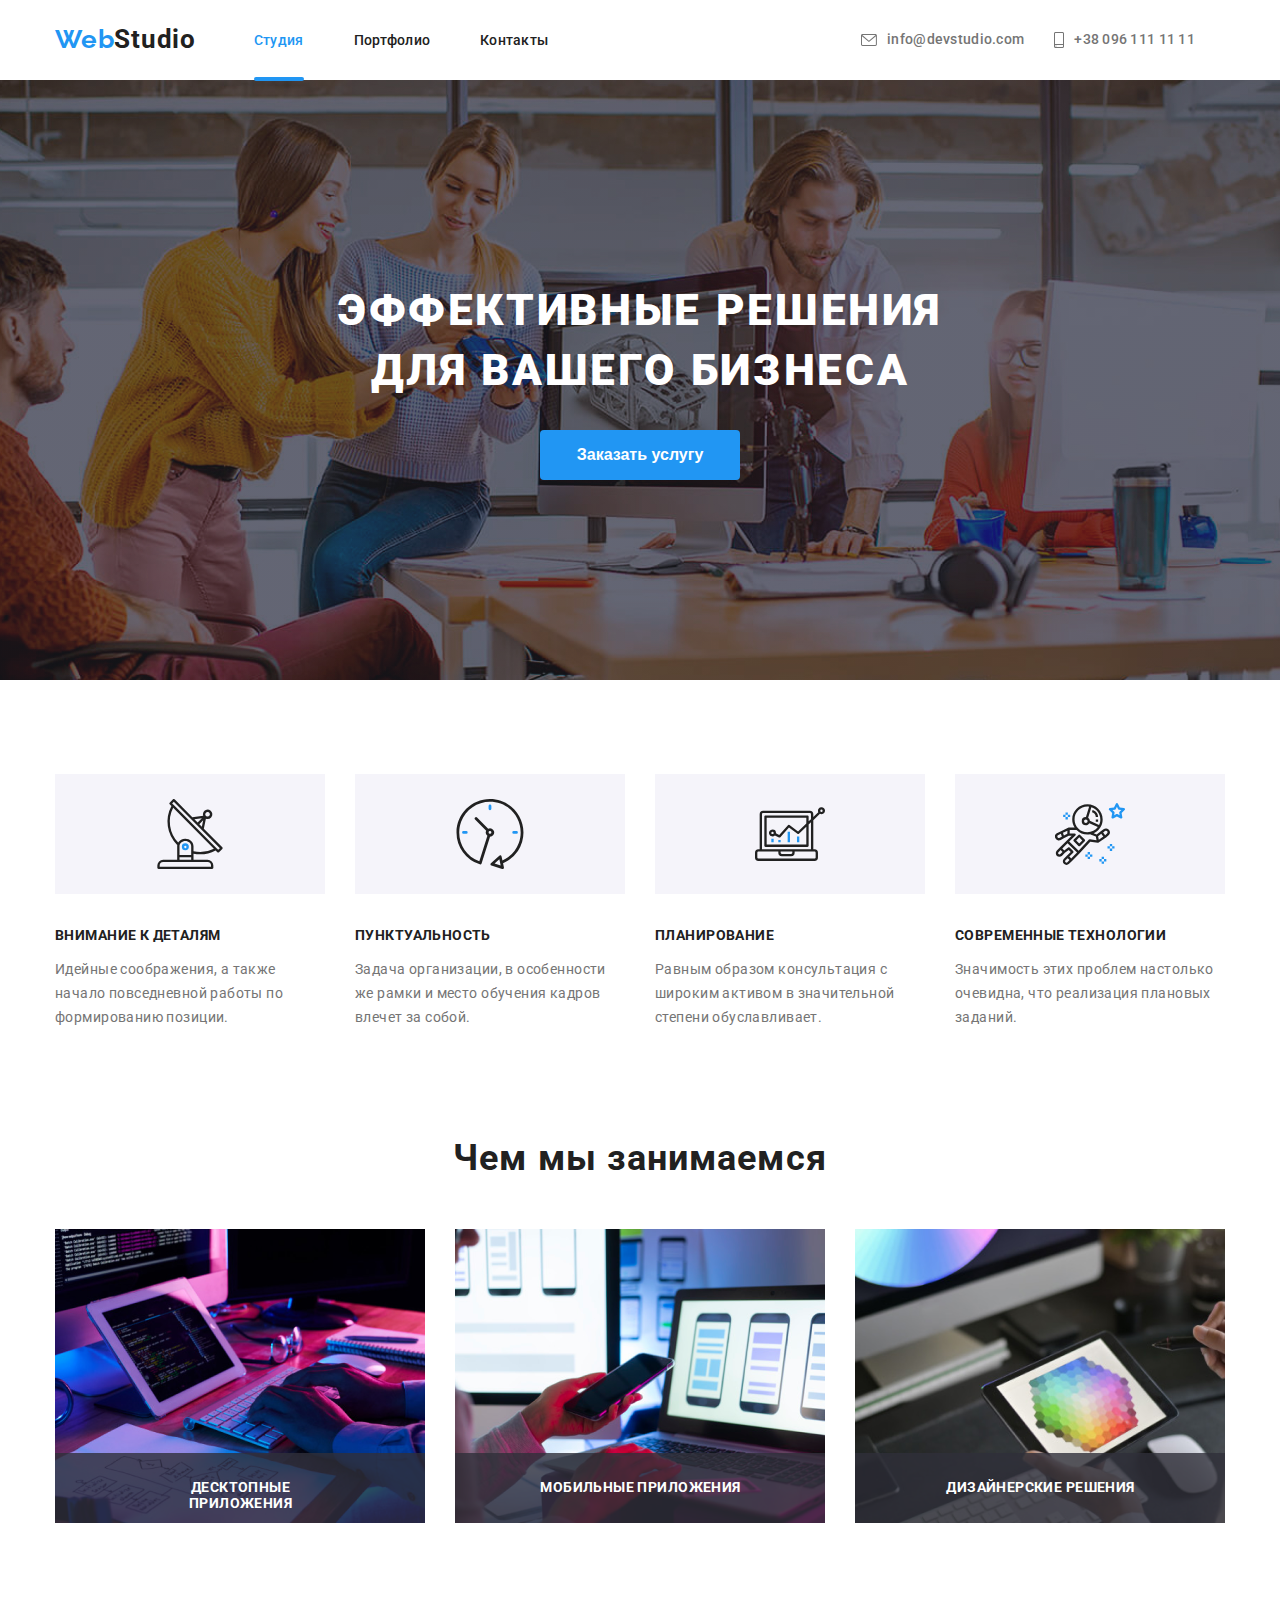
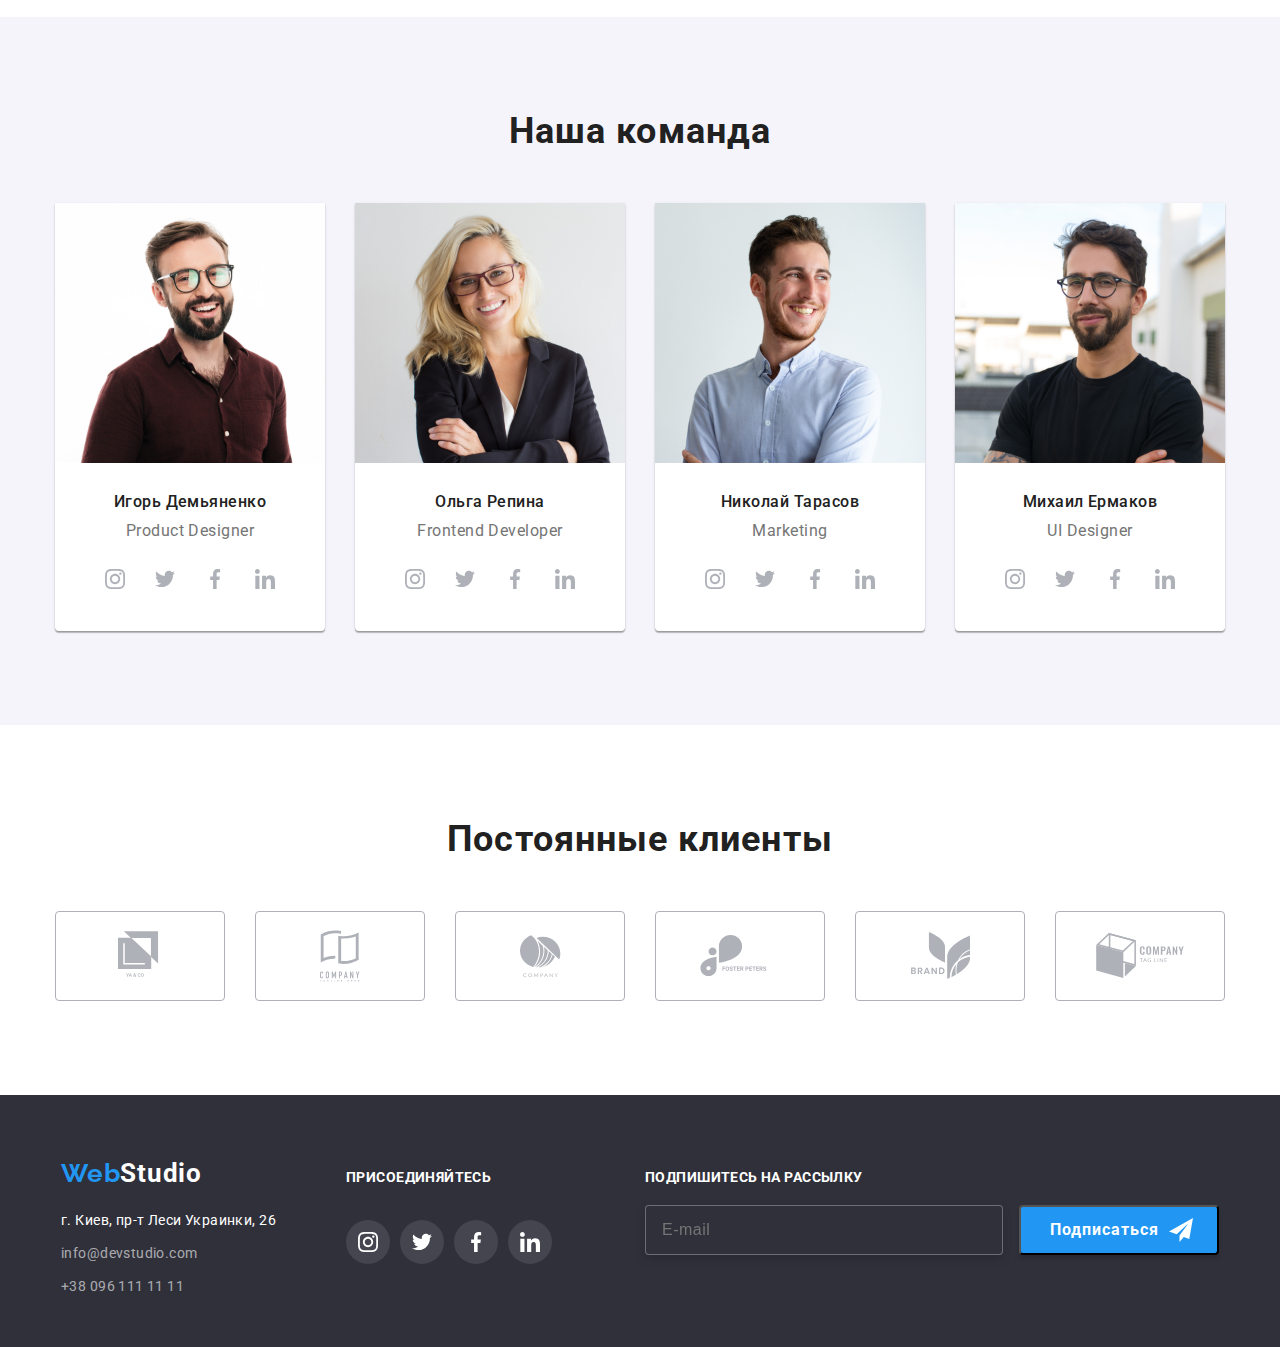
<file: index.html>
<!DOCTYPE html>
<html lang="ru">
  <head>
    <meta charset="UTF-8" />
    <meta name="viewport" content="width=device-width, initial-scale=1.0" />
    

    <title>Web Studio</title>
    <link rel="normalize" href="./css/normalize.css">
    <link rel="stylesheet" href="./css/style.css">
    <link
      href="https://fonts.googleapis.com/css2?family=Oleo+Script&family=Raleway:wght@700&family=Roboto:wght@400;500;700&display=swap"
      rel="stylesheet">
  </head>
  <body>
    <header>
      <!--ШАПКА САЙТА-->
      <div class="container">
        <nav class="container-head">
          <a class="logo link" href="./index.html"><span>Web</span>Studio</a>
          <ul class="nav list">
            <li><a class="nav-link-active link" href="#">Студия</a></li>
            <li><a class="nav-link link" href="./portfolio.html">Портфолио</a></li>
            <li><a class="nav-link link" href="#">Контакты</a></li>
          </ul>
        
          <ul class="list nav items">
            <li class="list nav items">
              <div class="contacts-nav">
                <svg class="nav-icon-mail" width="16" height="12">
                  <use class="icon-mail" href="./images/sprite.svg#icon-mail"></use>
                </svg>
                <a class="nav-mail link" href="mailto:info@devstudio.com">info@devstudio.com</a>
              </div>
            </li>
              
            <li class="list nav items">
              <div class="contacts-nav">
                <svg class="nav-icon-tel" width="10" height="16">
                  <use class="icon-tel" href="./images/sprite.svg#icon-tel"></use>
                </svg>
                <a class="nav-tel link" href="tel:380961111111">+38 096 111 11 11</a>
              </div>
            </li>
          </ul>
        </nav>
      </div>
    </header>
    <!--КОНЕЦ ШАПКИ-->

    <main>
        <section class="hero">
          <!--HERO БЛОК-->
          <div class="container">
            <h1 class="hero-h">Эффективные решения для вашего бизнеса</h1>
            <button data-modal-open class="hero-btn">Заказать услугу</button>
          </div>
          
        </section>
        <!--КОНЕЦ HERO БЛОК-->
      

      <section class="work">
        <!--ЧЕМ ЗАНИМАЕМСЯ-->
        <div class="container">
            <ul class="work-list list">
              <li class="work-items">
                <div class="work-icons first"></div>
                <h3 class="work-head">Внимание к деталям</h3>
                <p class="work-text">
                  Идейные соображения, а также начало повседневной работы по
                  формированию позиции.
                </p>
              </li>
              <li class="work-items">
                <div class="work-icons second"></div>
                <h3 class="work-head">Пунктуальность</h3>
                <p class="work-text">
                  Задача организации, в особенности же рамки и место обучения кадров
                  влечет за собой.
                </p>
              </li>
              <li class="work-items">
                <div class="work-icons third"></div>
                <h3 class="work-head">Планирование</h3>
                <p class="work-text">
                  Равным образом консультация с широким активом в значительной
                  степени обуславливает.
                </p>
              </li>
              <li class="work-items">
                <div class="work-icons fourth"></div>
                <h3 class="work-head">Современные технологии</h3>
                <p class="work-text">
                  Значимость этих проблем настолько очевидна, что реализация
                  плановых заданий.
                </p>
              </li>
            </ul>
        </div>
        
        
        <h2 class="whatwedo">Чем мы занимаемся</h2>
        <ul class="list list-items">
          <li class="list-item"><img src="./images/wwd1.png" alt="our work" />
          <p class="wedo-label">Десктопные приложения</p>
          </li>
          <li class="list-item"><img src="./images/wwd2.png" alt="our work" />
          <p class="wedo-label">Мобильные приложения</p>
          </li>
          <li class="list-item"><img src="./images/wwd3.png" alt="our work" />
          <p class="wedo-label">Дизайнерские решения</p>
          </li>
        </ul>
      </section>
      <!--КОНЕЦ ЧЕМ МЫ ЗАНИМАЕМСЯ-->

      <section class="team">
        <!--НАША КОМАНДА-->
        <h2 class="team-title">Наша команда</h2>
        <ul class="team-list list">
          <li class="team-card">
              <div>
                <img src="./images/team1.jpg" alt="фото Игорь Демьяненко" width="270"/>
                <div>
                  <h3 class="team-name">Игорь Демьяненко</h3>
                  <p class="team-pos">Product Designer</p>
                </div>
                <div class="social-links">
                    <div class="social-link">
                      <svg class="social-icon">
                        <use href="./images/sprite.svg#icon-instagram"></use>
                      </svg>
                    </div>
                    <div class="social-link">
                      <svg class="social-icon">
                        <use href="./images/sprite.svg#icon-twitter"></use>
                      </svg>
                    </div>
                    <div class="social-link">
                      <svg class="social-icon">
                        <use href="./images/sprite.svg#icon-facebook"></use>
                      </svg>
                    </div>
                    <div class="social-link">
                      <svg class="social-icon">
                        <use href="./images/sprite.svg#icon-linkedin"></use>
                      </svg>
                    </div>
                  </div>
                
                </div>
          </li>
          <li class="team-card">
            <div>
              <img src="./images/team2.jpg" alt="фото Ольга Репина" width="270" />
              <div>
                <h3 class="team-name">Ольга Репина</h3>
                <p class="team-pos">Frontend Developer</p>
              </div>
              <div class="social-links">
                <div class="social-link">
                  <svg class="social-icon">
                    <use href="./images/sprite.svg#icon-instagram"></use>
                  </svg>
                </div>
                <div class="social-link">
                  <svg class="social-icon">
                    <use href="./images/sprite.svg#icon-twitter"></use>
                  </svg>
                </div>
                <div class="social-link">
                  <svg class="social-icon">
                    <use href="./images/sprite.svg#icon-facebook"></use>
                  </svg>
                </div>
                <div class="social-link">
                  <svg class="social-icon">
                    <use href="./images/sprite.svg#icon-linkedin"></use>
                  </svg>
                </div>
              </div>
            </div>
          </li>
          <li class="team-card">
            <div>
              <img src="./images/team3.jpg" alt="фото Николай Тарасов" width="270" />
              <div>
                <h3 class="team-name">Николай Тарасов</h3>
                <p class="team-pos">Marketing</p>
              </div>
              <div class="social-links">
                <div class="social-link">
                  <svg class="social-icon">
                    <use href="./images/sprite.svg#icon-instagram"></use>
                  </svg>
                </div>
                <div class="social-link">
                  <svg class="social-icon">
                    <use href="./images/sprite.svg#icon-twitter"></use>
                  </svg>
                </div>
                <div class="social-link">
                  <svg class="social-icon">
                    <use href="./images/sprite.svg#icon-facebook"></use>
                  </svg>
                </div>
                <div class="social-link">
                  <svg class="social-icon">
                    <use href="./images/sprite.svg#icon-linkedin"></use>
                  </svg>
                </div>
              </div>
            </div>
          </li>
          <li class="team-card">
            <div>
              <img src="./images/team4.jpg" alt="фото Михаил Ермаков" width="270" />
              <div>
                <h3 class="team-name">Михаил Ермаков</h3>
                <p class="team-pos">UI Designer</p>
              </div>
              <div class="social-links">
                <div class="social-link">
                  <svg class="social-icon">
                    <use href="./images/sprite.svg#icon-instagram"></use>
                  </svg>
                </div>
                <div class="social-link">
                  <svg class="social-icon">
                    <use href="./images/sprite.svg#icon-twitter"></use>
                  </svg>
                </div>
                <div class="social-link">
                  <svg class="social-icon">
                    <use href="./images/sprite.svg#icon-facebook"></use>
                  </svg>
                </div>
                <div class="social-link">
                  <svg class="social-icon">
                    <use href="./images/sprite.svg#icon-linkedin"></use>
                  </svg>
                </div>
              </div>
            </div>
          </li>
        </ul>
      </section>
      <!-- КОНЕЦ НАША КОМАНДА-->

      <!-- ПОСТОЯННЫЕ КЛИЕНТЫ -->
      <section>
        <div class="container">
          <h2 class="clients-title">Постоянные клиенты</h2>
          <ul class="clients list">
            <li class="client-card">
              <svg class="client-item" width="44.27" height="49.23">
                <use class="card-svg" href="./images/sprite.svg#icon-client1"></use>
              </svg>
            </li>
            <li class="client-card">
              <svg class="client-item" width="40" height="52">
                <use href="./images/sprite.svg#icon-client2"></use>
              </svg>
            </li>
            <li class="client-card">
              <svg class="client-item" width="41" height="42.6">
                <use href="./images/sprite.svg#icon-client3"></use>
              </svg>
            </li>
            <li class="client-card">
              <svg class="client-item" width="79.66" height="42.02">
                <use href="./images/sprite.svg#icon-client4"></use>
              </svg>
            </li>
            <li class="client-card">
              <svg class="client-item" width="59" height="47">
                <use href="./images/sprite.svg#icon-client5"></use>
              </svg>
            </li>
            <li class="client-card">
              <svg class="client-item" width="88.48" height="45.44">
                <use href="./images/sprite.svg#icon-client6"></use>
              </svg>
            </li>
          </ul>
        </div>
        
      </section>
      <!-- КОНЕЦ ПОСТОЯННЫЕ КЛИЕНТЫ -->
    </main>

    <footer class="footer">
      <!--ПОДВАЛ-->
      <div class="container footer-flex">
        <div>
          <a class="logo-footer link" href="./index.html"><span>Web</span>Studio</a>
          <ul class="list footer-list">
            <li>
              <a class="footer-adress link" href="https://goo.gl/maps/5Qw8rZGQF39L1Vfs9">г. Киев, пр-т Леси Украинки, 26</a>
            </li>
            <li>
              <a class="footer-contacts-mail link" href="mailto:info@devstudio.com">info@devstudio.com</a>
            </li>
            <li>
              <a class="footer-contacts-tel link" href="tel:380961111111"> +38 096 111 11 11</a>
            </li>
          </ul>
        </div>
        
          
          <div class="footer-social">
            <label>
              <p class="footer-title">присоединяйтесь</p>
            </label>
            

            <ul class="social-links-footer list">
              <li class="social-link-footer">
                <svg class="social-icon-footer">
                  <use href="./images/sprite.svg#icon-instagram"></use>
                </svg>
              </li>
              <li class="social-link-footer">
                <svg class="social-icon-footer">
                  <use href="./images/sprite.svg#icon-twitter"></use>
                </svg>
              </li>
              <li class="social-link-footer">
                <svg class="social-icon-footer">
                  <use href="./images/sprite.svg#icon-facebook"></use>
                </svg>
              </li>
              <li class="social-link-footer">
                <svg class="social-icon-footer">
                  <use href="./images/sprite.svg#icon-linkedin"></use>
                </svg>
              </li>
            </ul>
          </div>
          <div class="footer-form">
            <p class="footer-form-title">Подпишитесь на рассылку</p>
            <form class="form">
              <input class="form-input" type="text" placeholder="E-mail" name="submit" />
              <label>
                <button class="form-btn" type="submit">Подписаться</button>
              </label>
              
            </form>
          </div>
          
      </div>
    </footer>
    <!--КОНЕЦ ПОДВАЛА-->

    <!--МОДАЛЬНОЕ ОКНО-->
    <div class="backdrop is-hidden" data-modal>
      <div class="modal">
        <div class="modal-container">
          <button class="modal-btn-close" data-modal-close>
            <svg class="svg-btn">
              <use href="./images/sprite.svg#icon-close"></use>
            </svg>
          </button>
          <form class="form">
            <p class="modal-title">Оставьте свои данные, мы вам перезвоним</p>
          
            <label class="form-field">
              <span class="form-field-label">Имя</span>
              <input type="text" class="modal-form-input" name="name" required>
              <svg class="modal-form-icon">
                <use class="form-icon" href="./images/sprite.svg#icon-modal-name"></use>
              </svg>
              
          
            </label>
          
            <label class="form-field">
              <span class="form-field-label">Телефон</span>
              <input type="tel" class="modal-form-input" name="tel" required>
              <svg class="modal-form-icon">
                <use class="form-icon" href="./images/sprite.svg#icon-modal-tel"></use>
              </svg>
              
          
            </label>
          
            <label class="form-field">
              <span class="form-field-label">Почта</span>
              <input type="email" class="modal-form-input" name="email" required>
              <svg class="modal-form-icon">
                <use class="form-icon" href="./images/sprite.svg#icon-modal-email"></use>
              </svg>
              
          
            </label>
            <label class="form-field">
              <span class="form-field-label">Комментарий</span>
              <textarea class="modal-form-input comment" name="comment" placeholder="Введите текст"></textarea>
            </label>
          
            
          
          </form>
          

        </div>
        <div class="form-check">
          <input type="checkbox" class="form-input-check" name="agreement" value="agreement" id="agreement" checked>
          <span class="custom-box"></span>
          <label class="form-field-agreement" for="agreement">Соглашаюсь с рассылкой и принимаю <a href="#">Условия
              договора</a></label>
        </div>
        <button class="btn-modal-send">Отправить</button>
        
      </div>
      
    </div>
    <!--КОНЕЦ МОДАЛЬНОГО ОКНА-->
    <script src="./js/modal.js"></script>
  </body>
</html>
</file>
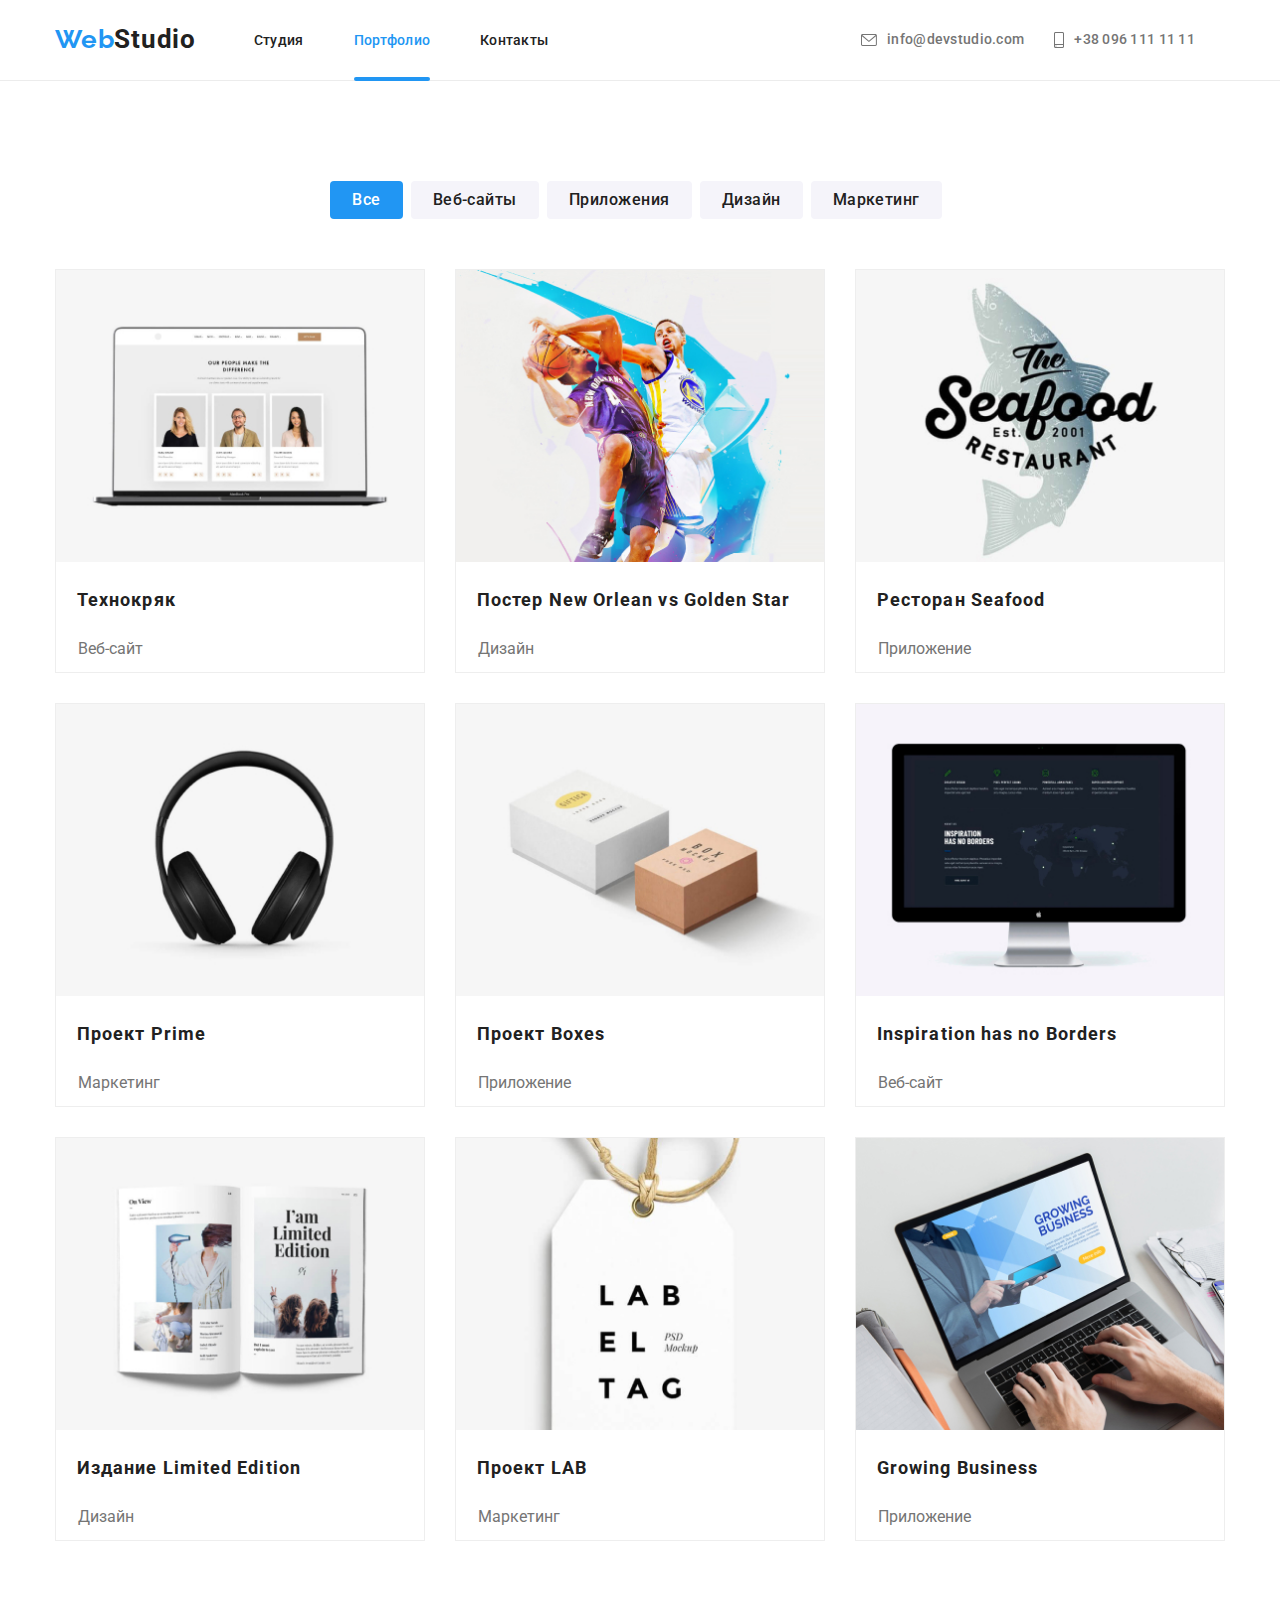
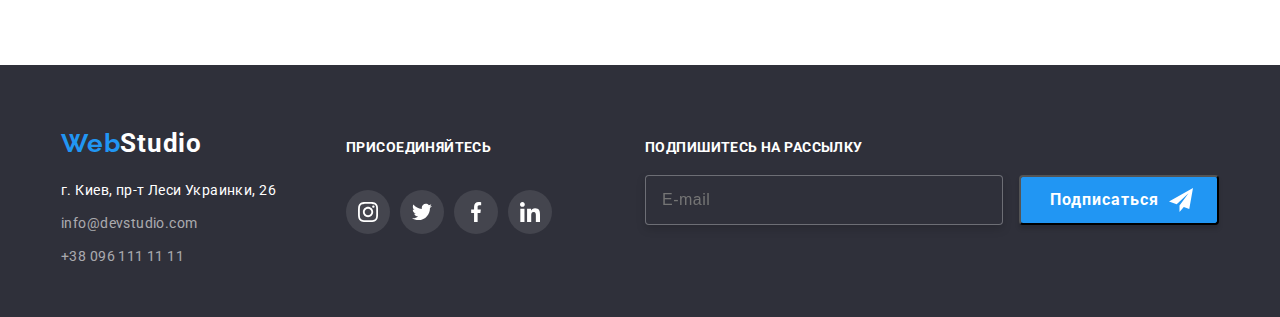
<file: portfolio.html>
<!DOCTYPE html>
<html lang="ru">

<head>
    <meta charset="UTF-8" />
    <meta name="viewport" content="width=device-width, initial-scale=1.0" />


    <title>Web Studio</title>
    <link rel="normalize" href="./css/normalize.css">
    <link rel="stylesheet" href="./css/style.css">
    <link
        href="https://fonts.googleapis.com/css2?family=Oleo+Script&family=Raleway:wght@700&family=Roboto:wght@400;500;700&display=swap"
        rel="stylesheet">
</head>

<body>
    <header>
        <!--ШАПКА САЙТА-->
        <div class="head">
            <div class="container">
                <nav class="container-head">
                    <a class="logo link" href="./index.html"><span>Web</span>Studio</a>
                    <ul class="nav list">
                        <li><a class="nav-link link" href="./index.html">Студия</a></li>
                        <li><a class="nav-link-active link" href="./portfolio.html">Портфолио</a></li>
                        <li><a class="nav-link link" href="#">Контакты</a></li>
                    </ul>
            
                    <ul class="list nav items">
                        <li class="list nav items">
                            <div class="contacts-nav">
                                <svg class="nav-icon-mail" width="16" height="12">
                                    <use class="icon-mail" href="./images/sprite.svg#icon-mail"></use>
                                </svg>
                                <a class="nav-mail link" href="mailto:info@devstudio.com">info@devstudio.com</a>
                            </div>
                        </li>
            
                        <li class="list nav items">
                            <div class="contacts-nav">
                                <svg class="nav-icon-tel" width="10" height="16">
                                    <use class="icon-tel" href="./images/sprite.svg#icon-tel"></use>
                                </svg>
                                <a class="nav-tel link" href="tel:380961111111">+38 096 111 11 11</a>
                            </div>
                        </li>
                    </ul>
                </nav>
            </div>
        </div>
        
    </header>
    <!--КОНЕЦ ШАПКИ-->

    <main>
        <!-- ПОРТФОЛИО -->
        <div class="container">
            <section class="portfolio-page">
                <h2 class="visually-hidden">Портфолио</h2>
                <ul class="portfolio-nav list">
                    <li><button class="port-nav-btn port-active">Все</button></li>
                    <li><button class="port-nav-btn">Веб-сайты</button></li>
                    <li><button class="port-nav-btn">Приложения</button></li>
                    <li><button class="port-nav-btn">Дизайн</button></li>
                    <li><button class="port-nav-btn">Маркетинг</button></li>
                </ul>
            
                <ul class="products list">
                    <li class="cards">
                        <a class="product-cards link" href="">
                            <div class="overlay-img">
                                <img src="./images/port1.jpg" alt="ноутбук" />
                                <p class="prodact-label">Технокряк это современная площадка распространения коронавируса. Компании используют эту
                                        платформу для цифрового
                                        шпионажа и атак на защищённые сервера конкурентов.</p>
                            </div>
                            <div>
                                <h3 class="port-name">Технокряк</h3>
                                <p class="port-sub">Веб-сайт</p>
                            </div>
                        </a>
                    </li>
                    <li class="cards">
                        <a class="product-cards link" href="">
                            <div class="overlay-img">
                                <img src="./images/port2.jpg" alt="баскетбол" />
                                <p class="prodact-label">Технокряк это современная площадка распространения коронавируса. Компании используют эту
                                    платформу для цифрового
                                    шпионажа и атак на защищённые сервера конкурентов.</p>
                            </div>
                            <div>  
                                    <h3 class="port-name">Постер New Orlean vs Golden Star</h3>
                                    <p class="port-sub">Дизайн</p>
                            </div>
                        </a>
                    </li>
                    <li class="cards">
                        <a class="product-cards link" href="">
                            <div class="overlay-img">
                                <img src="./images/port3.jpg" alt="ресторан" />
                                <p class="prodact-label">Технокряк это современная площадка распространения коронавируса. Компании
                                    используют эту
                                    платформу для цифрового
                                    шпионажа и атак на защищённые сервера конкурентов.</p>
                            </div>
                            <div>
                                <h3 class="port-name">Ресторан Seafood</h3>
                                <p class="port-sub">Приложение</p>
                            </div>
                        </a>
                    </li>
                    <li class="cards">
                        <a class="product-cards link" href="">
                            <div class="overlay-img">
                                <img src="./images/port4.jpg" alt="наушники" />
                                <p class="prodact-label">Технокряк это современная площадка распространения коронавируса. Компании
                                    используют эту
                                    платформу для цифрового
                                    шпионажа и атак на защищённые сервера конкурентов.</p>
                            </div>
                            <div>
                                <h3 class="port-name">Проект Prime</h3>
                                <p class="port-sub">Маркетинг</p>
                            </div>
                        </a>
                    </li>
                    <li class="cards">
                        <a class="product-cards link" href="">
                            <div class="overlay-img">
                                <img src="./images/port5.jpg" alt="коробки" />
                                <p class="prodact-label">Технокряк это современная площадка распространения коронавируса. Компании
                                    используют эту
                                    платформу для цифрового
                                    шпионажа и атак на защищённые сервера конкурентов.</p>
                            </div>
                            <div>
                                <h3 class="port-name">Проект Boxes</h3>
                                <p class="port-sub">Приложение</p>
                            </div>
                        </a>
                    </li>
                    <li class="cards">
                        <a class="product-cards link" href="">
                            <div class="overlay-img">
                                <img src="./images/port6.jpg" alt="компьютер" />
                                <p class="prodact-label">Технокряк это современная площадка распространения коронавируса. Компании
                                    используют эту
                                    платформу для цифрового
                                    шпионажа и атак на защищённые сервера конкурентов.</p>
                            </div>
                            <div>
                                <h3 class="port-name">Inspiration has no Borders</h3>
                                <p class="port-sub">Веб-сайт</p>
                            </div>
                        </a>
                    </li>
                    <li class="cards">
                        <a class="product-cards link" href="">
                            <div class="overlay-img">
                                <img src="./images/port7.jpg" alt="книги" />
                                <p class="prodact-label">Технокряк это современная площадка распространения коронавируса. Компании
                                    используют эту
                                    платформу для цифрового
                                    шпионажа и атак на защищённые сервера конкурентов.</p>
                            </div>
                            <div>
                                <h3 class="port-name">Издание Limited Edition</h3>
                                <p class="port-sub">Дизайн</p>
                            </div>
                        </a>
                    </li>
                    <li class="cards">
                        <a class="product-cards link" href="">
                            <div class="overlay-img">
                                <img src="./images/port8.jpg" alt="лейбл" />
                                <p class="prodact-label">Технокряк это современная площадка распространения коронавируса. Компании
                                    используют эту
                                    платформу для цифрового
                                    шпионажа и атак на защищённые сервера конкурентов.</p>
                            </div>
                            <div>
                                <h3 class="port-name">Проект LAB</h3>
                                <p class="port-sub">Маркетинг</p>
                            </div>
                        </a>
                    </li>
                    <li class="cards">
                        <a class="product-cards link" href="">
                            <div class="overlay-img">
                                <img src="./images/port9.jpg" alt="ноутбук" />
                                <p class="prodact-label">Технокряк это современная площадка распространения коронавируса. Компании
                                    используют эту
                                    платформу для цифрового
                                    шпионажа и атак на защищённые сервера конкурентов.</p>
                            </div>
                            <div>
                                <h3 class="port-name">Growing Business</h3>
                                <p class="port-sub">Приложение</p>
                            </div>
                        </a>
                    </li>
                </ul>
            </section>
        </div>
        
        <!--КОНЕЦ ПОРТФОЛИО -->
    </main>

    <footer class="footer">
        <!--ПОДВАЛ-->
        <div class="container footer-flex">
            <div>
                <a class="logo-footer link" href="./index.html"><span>Web</span>Studio</a>
                <ul class="list footer-list">
                    <li>
                        <a class="footer-adress link" href="https://goo.gl/maps/5Qw8rZGQF39L1Vfs9">г. Киев, пр-т Леси
                            Украинки, 26</a>
                    </li>
                    <li>
                        <a class="footer-contacts-mail link" href="mailto:info@devstudio.com">info@devstudio.com</a>
                    </li>
                    <li>
                        <a class="footer-contacts-tel link" href="tel:380961111111"> +38 096 111 11 11</a>
                    </li>
                </ul>
            </div>
    
    
            <div class="footer-social">
                <p class="footer-title">присоединяйтесь</p>
    
                <ul class="social-links-footer list">
                    <li class="social-link-footer">
                        <svg class="social-icon-footer">
                            <use href="./images/sprite.svg#icon-instagram"></use>
                        </svg>
                    </li>
                    <li class="social-link-footer">
                        <svg class="social-icon-footer">
                            <use href="./images/sprite.svg#icon-twitter"></use>
                        </svg>
                    </li>
                    <li class="social-link-footer">
                        <svg class="social-icon-footer">
                            <use href="./images/sprite.svg#icon-facebook"></use>
                        </svg>
                    </li>
                    <li class="social-link-footer">
                        <svg class="social-icon-footer">
                            <use href="./images/sprite.svg#icon-linkedin"></use>
                        </svg>
                    </li>
                </ul>
            </div>
            <div class="footer-form">
                <p class="footer-form-title">Подпишитесь на рассылку</p>
                <form class="form">
                    <input class="form-input" type="text" placeholder="E-mail" />
    
                    <button class="form-btn" type="submit">Подписаться</button>
                </form>
            </div>
    
        </div>
    </footer>
    <!--КОНЕЦ ПОДВАЛА-->
</body>

</html>
</file>
<file: css/style.css>
:root {
  --primary-text-color: #757575;
  --hr-text-color: #212121;
  --primary-accent-color: #2196f3;
  --primary-bg-color: #e5e5e5;
  --secondary-bg-color: #f5f4fa;
  --footer-color: #2f303a;
  --hover-animation: transform 250ms cubic-bezier(0.4, 0, 0.2, 1);
}

html {
  box-sizing: border-box;
}
*,
*::before,
*::after {
  box-sizing: inherit;
}

img {
  display: block;
  max-width: 100%;
  height: auto;
}

body {
  font-family: Roboto, sans-serif;
  font-style: normal;
  color: var(--primary-text-color);
  background-color: #ffffff;
  margin: 0;
}

.link {
  text-decoration: none;
}

.list {
  list-style-type: none;
  padding: 0;
  margin: 0;
}

/* ШАПКА */
.head {
  border-bottom: 1px solid #ececec;
}

.container-head {
  width: 1170px;
  display: flex;
  justify-content: space-between;
  align-items: center;
}

.link > span {
  font-family: Raleway;
  color: var(--primary-accent-color);
  font-size: 26px;
  font-weight: 700;
  line-height: 1.19;
  letter-spacing: 0.03em;
  text-align: left;
}

.logo,
.logo-footer {
  color: var(--hr-text-color);
  font-weight: bold;
  font-size: 26px;
  line-height: 1.19;
  letter-spacing: 0.03em;
  margin-top: 24px;
  margin-bottom: 25px;
}

.logo-footer {
  color: #ffffff;
}

.nav {
  display: flex;
}

.nav-link,
.nav-link-active,
.nav-mail {
  color: var(--hr-text-color);
  font-weight: 500;
  font-size: 14px;
  line-height: 1.14;
  letter-spacing: 0.02em;
  margin-left: 50px;
}

.nav-mail {
  color: var(--primary-text-color);
}

.nav-link-active {
  position: relative;

  display: inline-block;
  color: var(--primary-accent-color);
}

.nav-link-active::after {
  position: absolute;
  left: 0;
  bottom: -32px;

  content: "";
  width: 100%;
  height: 4px;
  border-radius: 2px;
  background-color: var(--primary-accent-color);
}

.nav-link:hover,
.nav-link:focus,
.nav-mail:hover,
.nav-mail:focus,
.nav-tel:hover,
.nav-tel:focus {
  transition: var(--hover-animation);
  color: var(--primary-accent-color);
}

.contacts-nav {
  display: flex;
  align-items: center;
}

.contacts-nav:hover,
.contacts-nav:focus {
  transition: var(--hover-animation);
  color: var(--primary-accent-color);
}

.nav-tel {
  font-size: 14px;
  font-weight: 500;
  line-height: 1.14;
  letter-spacing: 0.02em;
  text-align: left;
  color: var(--primary-text-color);
  margin-left: 10px;
  margin-right: 30px;
}

.items {
  display: flex;
  align-items: center;
  justify-content: center;
}

.nav-icon-tel {
  margin-left: 30px;
}
.icon-mail,
.icon-tel {
  fill: currentColor;
}

.nav-icon-mail {
  margin-left: 305px;
}
.nav-mail {
  margin-left: 10px;
}

/* КОНЕЦ ШАПКИ */

/* ГЕРОЙ */

.hero {
  background-image: linear-gradient(
      to right,
      rgba(47, 48, 58, 0.4),
      rgba(47, 48, 58, 0.4)
    ),
    url(../images/bg-hero.jpg);
  background-repeat: no-repeat;
  background-position: center;
  background-color: var(--footer-color);
  padding-top: 200;
  text-align: center;
}

.hero-h {
  font-weight: 900;
  font-size: 44px;
  line-height: 60px;
  color: #ffffff;
  letter-spacing: 0.06em;
  text-transform: uppercase;
  width: 696px;
  padding-top: 200px;
  margin: 0 auto;
  margin-top: 0;
}

.hero-btn {
  width: 1170px;
  font-weight: bold;
  font-size: 16px;
  line-height: 1.87;
  color: #ffffff;
  background-color: var(--primary-accent-color);

  width: 200px;
  height: 50px;
  left: 700px;
  top: 430px;
  border-radius: 4px;
  border: none;

  margin-top: 30px;
  margin-bottom: 200px;
  margin-right: auto;
  margin-left: auto;
}

.hero-btn:hover,
.hero-btn:focus {
  transition: var(--hover-animation);
  color: var(--primary-accent-color);
  background-color: white;
  cursor: pointer;
}
/* КОНЕЦ ГЕРОЙ */

/* ЧЕМ ЗАНИМАЕМСЯ */

.work {
  background: #ffffff;
  margin-bottom: 94px;
}

.work-list {
  display: flex;
  align-items: center;
  margin-bottom: 94px;
  justify-content: space-between;
}

.work-items {
  width: 270px;
  margin-top: 94px;
}

.work-icons {
  display: inline-block;
  width: 270px;
  height: 120px;

  background-color: #f5f4fa;
  background-repeat: no-repeat;
  background-position: center;
}

.first {
  background-image: url(../images/antenna.svg);
}

.second {
  background-image: url(../images/clock.svg);
}

.third {
  background-image: url(../images/diagram.svg);
}

.fourth {
  background-image: url(../images/astronaut.svg);
}

.work-head {
  font-weight: 700;
  font-size: 14px;
  line-height: 1.14;
  letter-spacing: 0.03em;
  text-transform: uppercase;
  color: var(--hr-text-color);
  margin-top: 30px;
  margin-bottom: 10px;
}

.work-text {
  font-size: 14px;
  line-height: 1.71;
  letter-spacing: 0.03em;
  color: var(--primary-text-color);
  max-width: 270px;
}

.whatwedo {
  font-weight: 700;
  font-size: 36px;
  line-height: 1.16;
  text-align: center;
  letter-spacing: 0.03em;
  color: var(--hr-text-color);
}

.list-items {
  /* position: relative; */
  display: flex;
  justify-content: space-between;
  width: 1170px;
  padding-left: 0;
  margin: 0 auto;
  margin-top: 50px;
}

.list-item {
  display: block;
  position: relative;
}

.wedo-label {
  position: absolute;
  width: 100%;
  height: 70px;
  bottom: 0;
  left: 0;
  font-style: normal;
  font-weight: bold;
  font-size: 14px;
  line-height: 1.14;
  letter-spacing: 0.03em;
  text-transform: uppercase;
  background: rgba(47, 48, 58, 0.8);
  padding-top: 27px;
  padding-bottom: 27px;
  padding-left: 83px;
  padding-right: 82px;
  text-align: center;
  margin-top: 0;
  margin-bottom: 0;

  color: #ffffff;
}

/* КОНЕЦ ЧЕМ МЫ ЗАНИМАЕМСЯ */

/* НАША КОМАНДА */

.team {
  background-color: var(--secondary-bg-color);
  padding-top: 94px;
  padding-bottom: 94px;
}

.team-list {
  display: flex;
  width: 1170px;
  margin-top: 50px;
  margin-left: auto;
  margin-right: auto;
  justify-content: space-between;
}

.team-title {
  font-weight: bold;
  font-size: 36px;
  line-height: 1.16;
  text-align: center;
  letter-spacing: 0.03em;
  color: var(--hr-text-color);
  margin: 0;
}

.team-name {
  font-weight: 500;
  font-size: 16px;
  line-height: 1.18;
  letter-spacing: 0.03em;
  text-align: center;
  color: var(--hr-text-color);
  margin-top: 30px;
  margin-bottom: 10px;
}

.team-pos {
  font-size: 16px;
  line-height: 1.18;
  letter-spacing: 0.03em;
  text-align: center;
  color: var(--primary-text-color);
  margin-top: 0;
  margin-bottom: 0;
}

.team-card {
  width: 270px;
  height: 428px;
  background: #ffffff;
  box-shadow: 0px 1px 3px rgba(0, 0, 0, 0.12), 0px 1px 1px rgba(0, 0, 0, 0.14),
    0px 2px 1px rgba(0, 0, 0, 0.2);
  border-radius: 0px 0px 4px 4px;
}

.social-links {
  display: flex;
  justify-content: space-evenly;
  align-items: center;
}

.social-link {
  display: inline-flex;
  justify-content: center;
  align-items: center;
  border: 1px solid transparent;
  border-radius: 50%;
  width: 44px;
  height: 44px;
  color: #afb1b8;
  background-color: #fff;
  margin-top: 16px;
  margin-bottom: 16px;
  padding: 0;
}

.social-link:first-child {
  margin-left: 32px;
}

.social-link:last-child {
  margin-right: 32px;
}

.social-link:hover,
.social-link:focus {
  transition: var(--hover-animation);
  color: #fff;
  background-color: var(--primary-accent-color);
  cursor: pointer;
}
.social-icon {
  width: 20px;
  height: 20px;
  fill: currentColor;
}

/* КОНЕЦ НАША КОМАНДА */

/* Постоянные клиенты */
.clients {
  display: flex;
  align-items: center;
  margin-bottom: 94px;
  justify-content: space-between;
}

.clients-title {
  font-weight: bold;
  font-size: 36px;
  line-height: 1.16;
  text-align: center;
  letter-spacing: 0.03em;
  color: var(--hr-text-color);
  margin-top: 94px;
  margin-bottom: 50px;
}

.client-card {
  width: 170px;
  height: 90px;

  border: 1px solid #afb1b8;
  box-sizing: border-box;
  border-radius: 4px;

  display: flex;
  justify-content: center;
  align-items: center;
}

.client-item {
  fill: #afb1b8;
}

.client-card:hover .client-item,
.client-card:focus .client-item {
  fill: var(--primary-accent-color);
  transition: var(--hover-animation);
}

.client-card:hover,
.client-card:focus {
  border-color: var(--primary-accent-color);
  cursor: pointer;
  transition: var(--hover-animation);
}
/* Конец постоянные клиенты */

/* ПОДВАЛ */

.footer {
  background-color: var(--footer-color);
  padding-top: 60px;
  padding-bottom: 60px;
  height: 252px;
}

.container {
  width: 1200px;
  margin: 0 auto;
  padding: 0 15px;
}

.footer-adress {
  font-size: 14px;
  line-height: 1.71;
  letter-spacing: 0.03em;
  color: #ffffff;
  display: inline-block;
  margin-bottom: 9px;
}

.logo-footer {
  display: inline-block;
  margin-bottom: 20px;
  margin-top: 0;
}

.footer-contacts-mail {
  font-size: 14px;
  line-height: 1.71;
  letter-spacing: 0.03em;
  color: rgba(255, 255, 255, 0.6);
  display: inline-block;
  margin-bottom: 9px;
}

.footer-contacts-tel {
  font-size: 14px;
  line-height: 1.71;
  letter-spacing: 0.03em;
  color: rgba(255, 255, 255, 0.6);
  display: inline-block;
}

.footer-flex {
  display: flex;
  justify-content: center;
  align-items: baseline;
}

.footer-title {
  font-family: Roboto;
  font-style: normal;
  font-weight: bold;
  font-size: 14px;
  line-height: 1.14;
  letter-spacing: 0.03em;
  text-transform: uppercase;

  color: #ffffff;
}

.footer-social {
  margin-left: 70px;
}

.social-links-footer {
  margin-left: 0;
}

.social-link-footer {
  display: inline-flex;
  justify-content: center;
  align-items: center;
  border: 1px solid transparent;
  border-radius: 50%;
  width: 44px;
  height: 44px;
  color: #fff;
  background-color: rgba(255, 255, 255, 0.1);
  margin-top: 20px;
  padding: 0;
}

.social-link-footer:not(:last-child) {
  margin-right: 6px;
}

.social-link-footer:hover,
.social-link-footer:focus {
  transition: var(--hover-animation);
  color: #fff;
  background-color: var(--primary-accent-color);
  cursor: pointer;
}
.social-icon-footer {
  width: 20px;
  height: 20px;
  fill: currentColor;
}

.footer-form {
  display: block;
  margin-left: 93px;
}

.footer-form-title {
  font-weight: bold;
  font-size: 14px;
  line-height: 16px;
  letter-spacing: 0.03em;
  text-transform: uppercase;

  color: #ffffff;
  margin-bottom: 20px;
}

.form-input {
  width: 358px;
  height: 50px;

  border: 1px solid rgba(255, 255, 255, 0.3);
  box-sizing: border-box;
  filter: drop-shadow(0px 4px 4px rgba(0, 0, 0, 0.15));
  border-radius: 4px;
  background-color: var(--footer-color);

  padding-left: 16px;

  font-weight: normal;
  font-size: 16px;
  line-height: 1.25;
  letter-spacing: 0.03em;

  color: rgba(255, 255, 255, 0.6);
}

.form-input:focus {
  border-color: var(--primary-text-color);
}

.form-btn {
  margin-left: 12px;
  width: 200px;
  height: 50px;

  background: #2196f3;
  box-shadow: 0px 4px 4px rgba(0, 0, 0, 0.15);
  border-radius: 4px;

  font-family: Roboto;
  font-style: normal;
  font-weight: bold;
  font-size: 16px;
  line-height: 1.87;

  padding-left: 29px;
  padding-top: 10px;
  padding-bottom: 10px;

  display: inline-flex;
  align-items: center;
  text-align: center;
  letter-spacing: 0.06em;
  cursor: pointer;

  color: #ffffff;
}

.form-btn:after {
  content: "";
  display: inline-block;
  width: 24px;
  height: 24px;
  background-image: url(../images/icon_send.svg);
  margin-left: 10px;
}

.form-btn:hover {
  background-color: #188ce8;
}
/* КОНЕЦ ПОДВАЛА*/

/* Портфолио */
.portfolio-page {
  background-color: #ffffff;
  box-sizing: border-box;
}

.port-nav-btn,
.port-nav-btn-active {
  background-color: #f5f4fa;
  color: var(--hr-text-color);
  font-family: Roboto;
  font-style: normal;
  font-weight: 500;
  font-size: 16px;
  line-height: 1.62;
  text-align: center;
  letter-spacing: 0.03em;
  margin-right: 8px;
  margin-top: 100px;

  width: auto;
  height: 38px;
  left: 576px;
  top: 174px;
  border-radius: 4px;
  border: none;
  padding: 6px 22px;
}

.portfolio-nav {
  display: flex;
  justify-content: center;
}

.port-nav-btn:hover,
.port-nav-btn:focus {
  transition: var(--hover-animation);
  background-color: var(--primary-accent-color);
  color: #ffffff;
  cursor: pointer;
}

.port-active {
  background-color: var(--primary-accent-color);
  color: #ffffff;
  cursor: pointer;
}

.port-name {
  font-weight: 700;
  font-size: 18px;
  line-height: 36px;
  letter-spacing: 0.06em;
  color: var(--hr-text-color);
  margin-top: 20px;
  margin-bottom: 4px;
  margin-left: 21px;
  margin-right: 21px;
}

.port-sub {
  font-size: 16px;
  line-height: 1.87;
  letter-spacing: 6%;
  color: var(--primary-text-color);
  margin-left: 22px;
  margin-right: 22px;
}

.products {
  width: 1200px;
  display: flex;
  flex-wrap: wrap;
  margin-top: 50px;
  margin-bottom: 94px;
  overflow: hidden;
}

.product-cards {
  display: block;

  width: 370px;
  height: 404px;

  background: #ffffff;
  border: 1px solid #eeeeee;
  margin-right: 30px;
  margin-bottom: 30px;
}

.overlay-img {
  position: relative;
  overflow: hidden;
}

.last {
  margin-right: 0;
  margin-bottom: 0;
}

.prodact-label {
  position: absolute;
  top: -17px;
  left: 0;
  width: 370px;
  height: 294px;
  font-size: 17.5px;
  line-height: 1.555;
  letter-spacing: 0.03em;

  background-color: rgba(33, 150, 243, 0.9);
  padding-top: 63px;
  padding-bottom: 63px;
  padding-left: 24px;
  padding-right: 24px;
  text-align: left;

  color: #ffffff;
  transition: transform 250ms cubic-bezier(0.4, 0, 0.2, 1);
  transition-duration: 500ms;
  transform: translateY(100%);
}

.product-cards:hover,
.product-cards:focus {
  cursor: pointer;
  border: 1px solid #eeeeee;
  box-sizing: border-box;
  box-shadow: 0px 1px 1px rgba(0, 0, 0, 0.12), 0px 4px 4px rgba(0, 0, 0, 0.06),
    1px 4px 6px rgba(0, 0, 0, 0.16);
}

.product-cards:hover .prodact-label,
.product-cards:focus .prodact-label {
  transform: translateY(0);
}

/* КОНЕЦ ПОРТФОЛИО */

/* СКРЫТЫЙ ЗАГОЛОВОК*/

.visually-hidden {
  position: absolute;
  clip: rect(1px 1px 1px 1px);
  clip: rect(1px, 1px, 1px, 1px);
  padding: 0;
  border: 0;
  height: 1px;
  width: 1px;
  overflow: hidden;
}

/* МОДАЛЬНОЕ ОКНО */

.backdrop {
  position: fixed;
  top: 0;
  left: 0;
  width: 100%;
  height: 100%;
  background-color: rgba(0, 0, 0, 0.2);
  transition: all 0.5s ease-in;
}

.backdrop.is-hidden {
  visibility: hidden;
  opacity: 0;
  pointer-events: none;
}

.is-hidden .modal {
  transform: translate(-50%, -100%) scale(0.5);
}

.modal {
  height: 581px;
  width: 528px;
  background-color: #fff;

  position: absolute;
  top: 50%;
  left: 50%;
  transform: translate(-50%, -50%) scale(1);
  transition: transform 0.5s;

  box-shadow: 0px 1px 3px rgba(0, 0, 0, 0.12), 0px 1px 1px rgba(0, 0, 0, 0.14),
    0px 2px 1px rgba(0, 0, 0, 0.2);
  border-radius: 4px;
}

.modal-container {
  max-width: 441px;
  padding-left: 41px;
  padding-right: 39px;
}

.modal-btn-close {
  position: absolute;
  top: 0;
  right: 8px;
  display: inline-flex;
  justify-content: center;
  align-items: center;
  border: 1px solid rgba(0, 0, 0, 0.1);
  border-radius: 50%;
  width: 30px;
  height: 30px;
  color: #afb1b8;
  background-color: #fff;
  margin-top: 8px;
  margin-bottom: 2px;
  padding: 0;
}

.svg-btn {
  width: 11px;
  height: 11px;
}

.modal-btn-close:hover {
  fill: var(--primary-accent-color);
  transition: var(--hover-animation);
  transform: rotate(180deg);
  cursor: pointer;
}

.modal-title {
  font-family: Roboto;
  font-style: normal;
  font-weight: bold;
  font-size: 20px;
  line-height: 1.15;
  white-space: nowrap;
  letter-spacing: 0.03em;

  margin-top: 40px;
  margin-bottom: 12px;

  color: var(--hr-text-color);
}

.modal-form-input {
  max-width: 448px;
  width: 448px;
  height: 40px;

  border: 1px solid rgba(33, 33, 33, 0.2);
  box-sizing: border-box;
  border-radius: 4px;
  background-color: #fff;
  color: var(--hr-text-color);
  margin-top: 2px;
  margin-bottom: 5px;
  padding-left: 42px;
}

.form-field-label a {
  color: var(--primary-accent-color);
}

.form-field {
  position: relative;
}

.modal-form-icon {
  width: 18px;
  height: 18px;
  position: absolute;

  top: 34px;
  left: 10px;
}

.modal-form-input:hover,
.modal-form-input:focus {
  outline: none;
  border-color: var(--primary-accent-color);
  cursor: pointer;
}

.form-field:hover .modal-form-icon {
  fill: var(--primary-accent-color);
}

.form-field:focus-within .modal-form-input ~ .modal-form-icon {
  fill: var(--primary-accent-color);
}

.comment {
  height: 120px;
  resize: none;
  padding-left: 16px;
  padding-right: 16px;
  padding-top: 12px;
  padding-bottom: 12px;
  margin-bottom: 20px;

  color: var(--hr-text-color);
}

.modal-form-input::-webkit-input-placeholder {
  color: rgba(117, 117, 117, 0.5);
  font-family: Roboto;
  font-style: normal;
  font-weight: normal;
  font-size: 12px;
  line-height: 1.166px;
  letter-spacing: 0.01em;
  padding-top: 5px;

  transition: opacity 0.3s ease;
}

.modal-form-input:focus::-webkit-input-placeholder {
  opacity: 0;
  transition: opacity 0.3s ease;
}

.btn-modal-send {
  width: 200px;
  height: 50px;

  background: var(--primary-accent-color);
  box-shadow: 0px 4px 4px rgba(0, 0, 0, 0.15);
  border-radius: 4px;
  border: none;

  font-family: Roboto;
  font-style: normal;
  font-weight: bold;
  font-size: 16px;
  line-height: 1.875;
  letter-spacing: 0.06em;

  color: #ffffff;
  cursor: pointer;
  margin-top: 30px;
  margin-left: 165px;
  margin-right: 163px;
}

.btn-modal-send:hover {
  background-color: #188ce8;
}

.checkbox {
  padding-left: 1.2em;
}

.form-input-check {
  position: absolute;
  opacity: 0;
  margin-left: 3.99em;
  margin-top: 5px;
}

.form-input-check:checked + .custom-box {
  border-radius: 2px;
  background-image: url(../images/Rectangle.svg);
}

.form-input-check:checked:focus + .custom-box {
  border-radius: 0.05em;
  background-image: url(../images/Rectangle.svg);
}

.form-input-check:focus + .custom-box {
  background-image: url(../images/empty-checkbox-blue.svg);
}

.custom-box {
  position: absolute;
  margin-left: 3.2em;
  margin-top: 0.22em;
  width: 16px;
  height: 15px;
  background-image: url(../images/empty-checkbox.svg);
  background-repeat: no-repeat;
  pointer-events: none;
}

.form-field-label {
  font-family: Roboto;
  font-style: normal;
  font-weight: normal;
  font-size: 12px;
  line-height: 1.166px;

  letter-spacing: 0.01em;

  color: var(--primary-text-color);
}

.form-field-agreement {
  font-family: Roboto;
  font-style: normal;
  font-weight: normal;
  font-size: 14px;
  line-height: 1.71;
  letter-spacing: 0.03em;
  color: var(--primary-text-color);
  margin-left: 14%;
}

.form-field-agreement a {
  color: var(--primary-accent-color);
}
</file>
